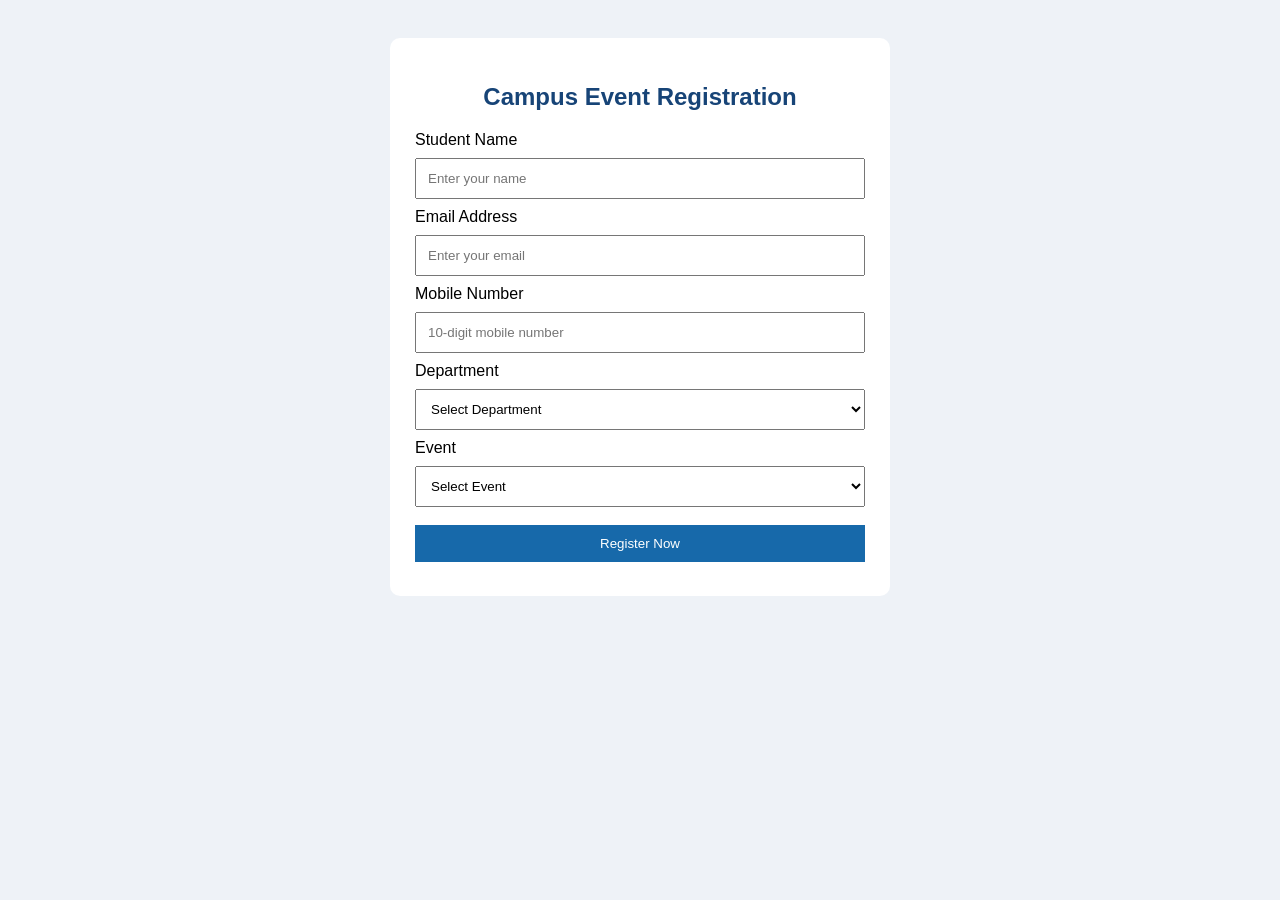
<file: exp10/index.html>
<!DOCTYPE html>
<html>
<head>
    <title>Campus Event Registration</title>
    <style>
        body {
            font-family: Arial;
            background: #eef2f7;
            padding: 30px;
        }
        .container {
            background: white;
            max-width: 450px;
            margin: auto;
            padding: 25px;
            border-radius: 10px;
        }
        h2 { color: #174477; text-align: center; }
        input, select, button {
            width: 100%;
            padding: 11px;
            margin: 9px 0;
            box-sizing: border-box;
        }
        button {
            background: #1769aa;
            color: white;
            border: 0;
            cursor: pointer;
        }
    </style>
</head>
<body>

<div class="container">
    <h2>Campus Event Registration</h2>

    <form action="/server" method="POST">

        <label>Student Name</label>
        <input type="text" name="name"
               placeholder="Enter your name"
               pattern="[A-Za-z ]+" required>

        <label>Email Address</label>
        <input type="email" name="email"
               placeholder="Enter your email" required>

        <label>Mobile Number</label>
        <input type="tel" name="mobile"
               pattern="[0-9]{10}"
               maxlength="10"
               placeholder="10-digit mobile number" required>

        <label>Department</label>
        <select name="department" required>
            <option value="">Select Department</option>
            <option>CSE</option>
            <option>AIML</option>
            <option>IT</option>
            <option>ECE</option>
            <option>EEE</option>
            <option>Mechanical</option>
        </select>

        <label>Event</label>
        <select name="event" required>
            <option value="">Select Event</option>
            <option>Hackathon</option>
            <option>Technical Workshop</option>
            <option>Project Expo</option>
            <option>Web Development Contest</option>
        </select>

        <button type="submit">Register Now</button>
    </form>
</div>

</body>
</html>
</file>
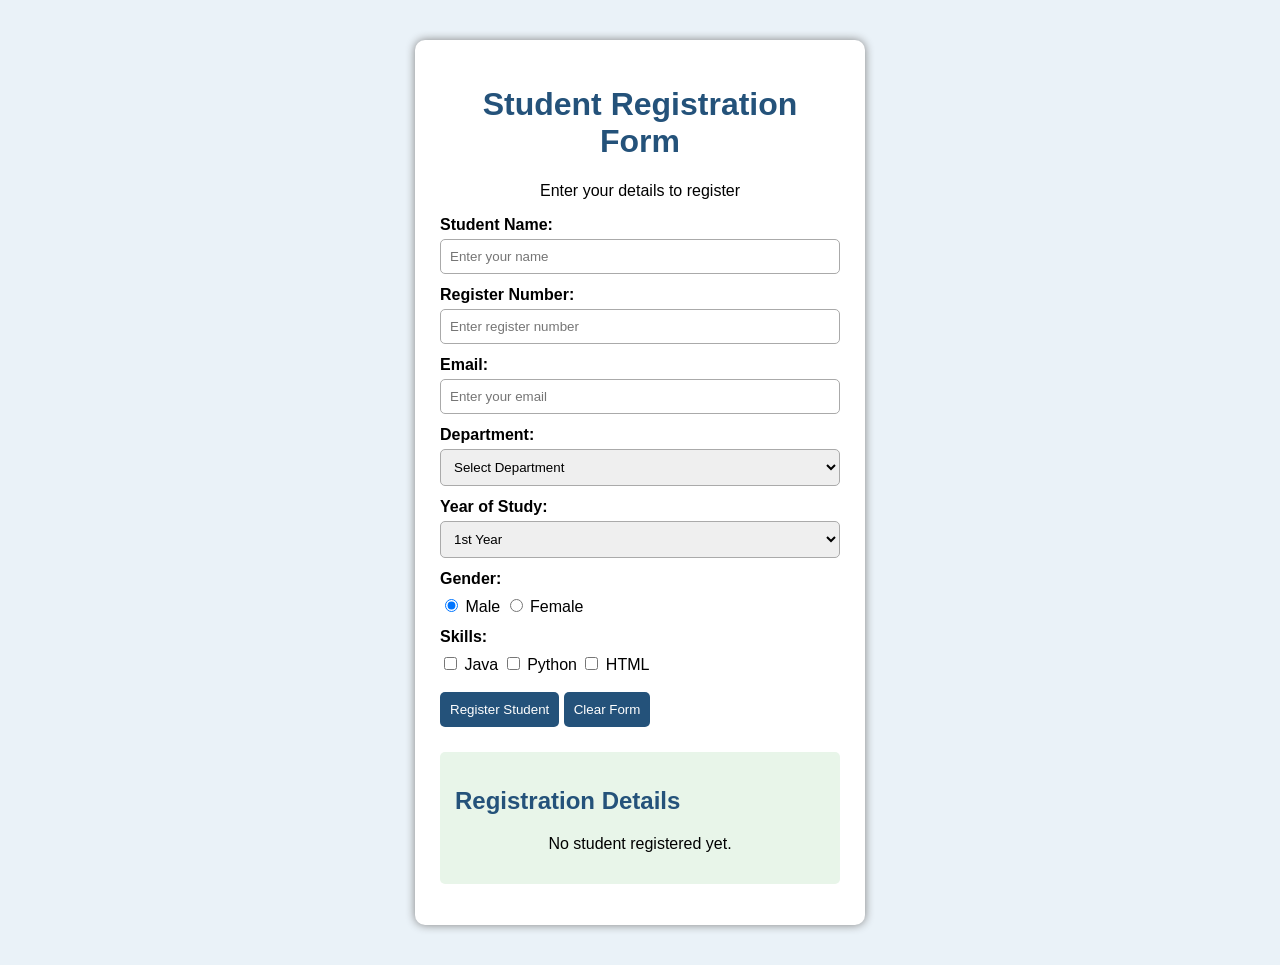
<file: exp5/index.html>
<!DOCTYPE html>
<html>
<head>
    <title>Student Registration Form</title>
    <link rel="stylesheet" href="style.css">
</head>
<body>

    <div class="container">

        <h1>Student Registration Form</h1>
        <p>Enter your details to register</p>

        <form id="studentForm">

            <label>Student Name:</label>
            <input type="text" id="name" placeholder="Enter your name" required>

            <label>Register Number:</label>
            <input type="text" id="regno" placeholder="Enter register number" required>

            <label>Email:</label>
            <input type="email" id="email" placeholder="Enter your email" required>

            <label>Department:</label>
            <select id="department" required>
                <option value="">Select Department</option>
                <option value="CSE">Computer Science</option>
                <option value="AIML">AI and Machine Learning</option>
                <option value="ECE">Electronics</option>
                <option value="IT">Information Technology</option>
            </select>

            <label>Year of Study:</label>
            <select id="year">
                <option value="1st Year">1st Year</option>
                <option value="2nd Year">2nd Year</option>
                <option value="3rd Year">3rd Year</option>
                <option value="4th Year">4th Year</option>
            </select>

            <label>Gender:</label>
            <div class="radio-group">
                <input type="radio" name="gender" value="Male" checked> Male
                <input type="radio" name="gender" value="Female"> Female
            </div>

            <label>Skills:</label>
            <div class="radio-group">
                <input type="checkbox" class="skill" value="Java"> Java
                <input type="checkbox" class="skill" value="Python"> Python
                <input type="checkbox" class="skill" value="HTML"> HTML
            </div>

            <button type="submit" id="submitBtn">Register Student</button>
            <button type="reset" id="resetBtn">Clear Form</button>

        </form>

        <div id="result">
            <h2>Registration Details</h2>
            <p id="output">No student registered yet.</p>
        </div>

        <p id="message"></p>

    </div>

    <script src="script.js"></script>

</body>
</html>
</file>
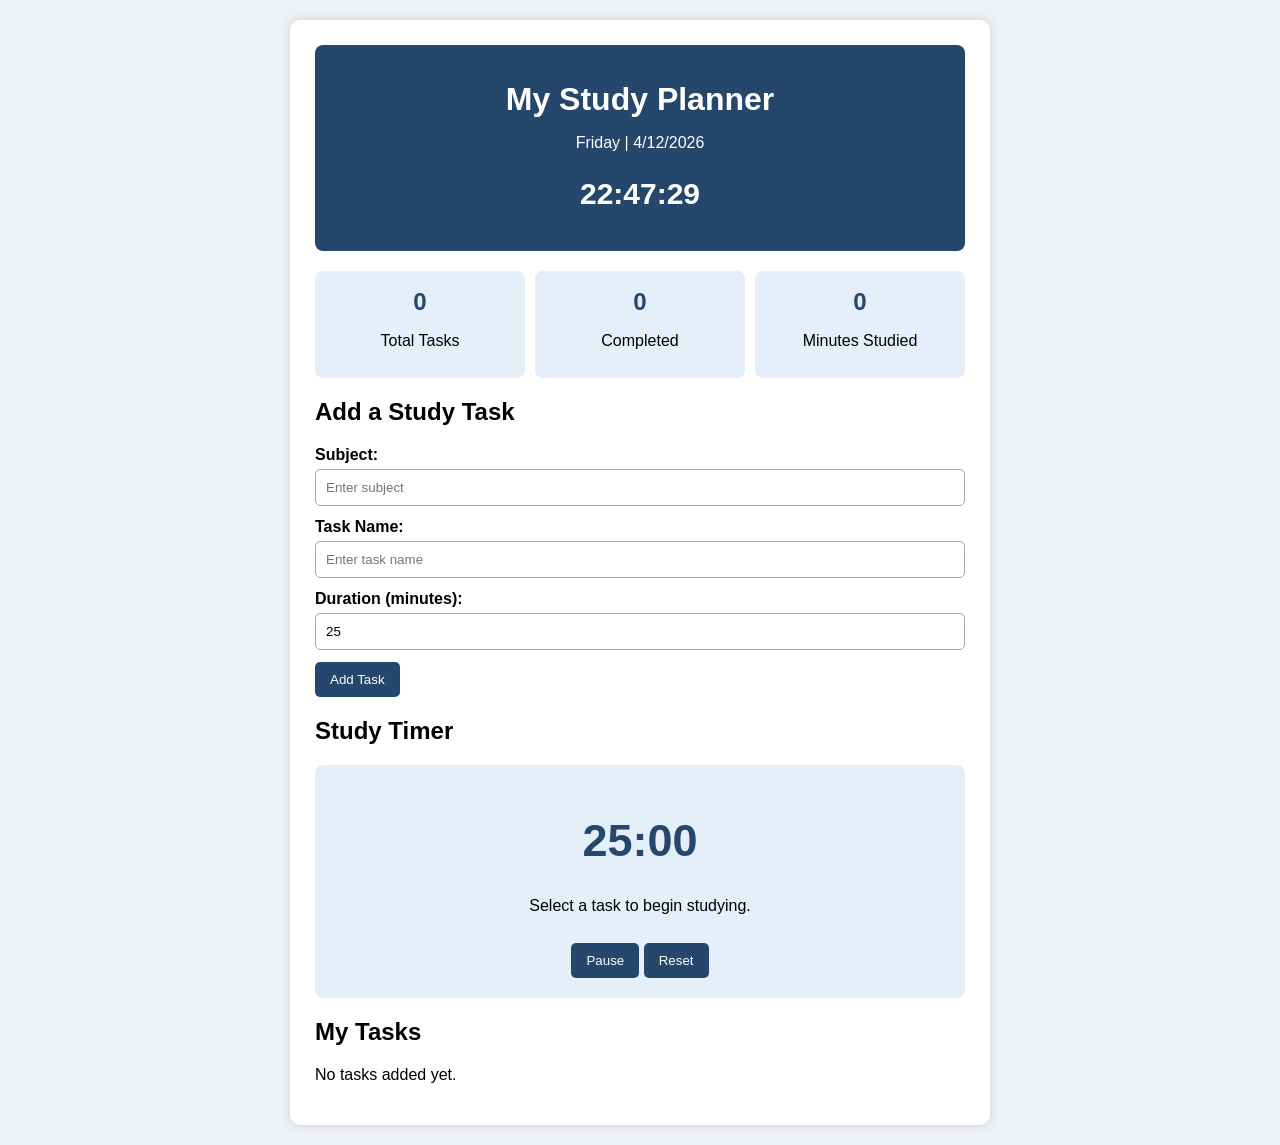
<file: exp6/index.html>
<!DOCTYPE html>
<html>
<head>
    <title>Study Planner</title>
    <link rel="stylesheet" href="style.css">
</head>
<body>

    <div class="container">

        <header>
            <h1>My Study Planner</h1>
            <p id="date"></p>
            <h2 id="clock">00:00:00</h2>
        </header>

        <div class="stats">
            <div class="stat-box">
                <h3 id="totalTasks">0</h3>
                <p>Total Tasks</p>
            </div>

            <div class="stat-box">
                <h3 id="completedTasks">0</h3>
                <p>Completed</p>
            </div>

            <div class="stat-box">
                <h3 id="totalTime">0</h3>
                <p>Minutes Studied</p>
            </div>
        </div>

        <h2>Add a Study Task</h2>

        <form id="taskForm">

            <label>Subject:</label>
            <input type="text" id="subject" placeholder="Enter subject" required>

            <label>Task Name:</label>
            <input type="text" id="taskName" placeholder="Enter task name" required>

            <label>Duration (minutes):</label>
            <input type="number" id="duration" min="1" value="25" required>

            <button type="submit">Add Task</button>

        </form>

        <h2>Study Timer</h2>

        <div class="timer-box">

            <h1 id="timer">25:00</h1>

            <p id="timerStatus">Select a task to begin studying.</p>

            <button type="button" id="pauseBtn">Pause</button>
            <button type="button" id="resetBtn">Reset</button>

        </div>

        <h2>My Tasks</h2>

        <div id="taskList">
            <p>No tasks added yet.</p>
        </div>

        <p id="message"></p>

    </div>

    <script src="script.js"></script>

</body>
</html>
</file>
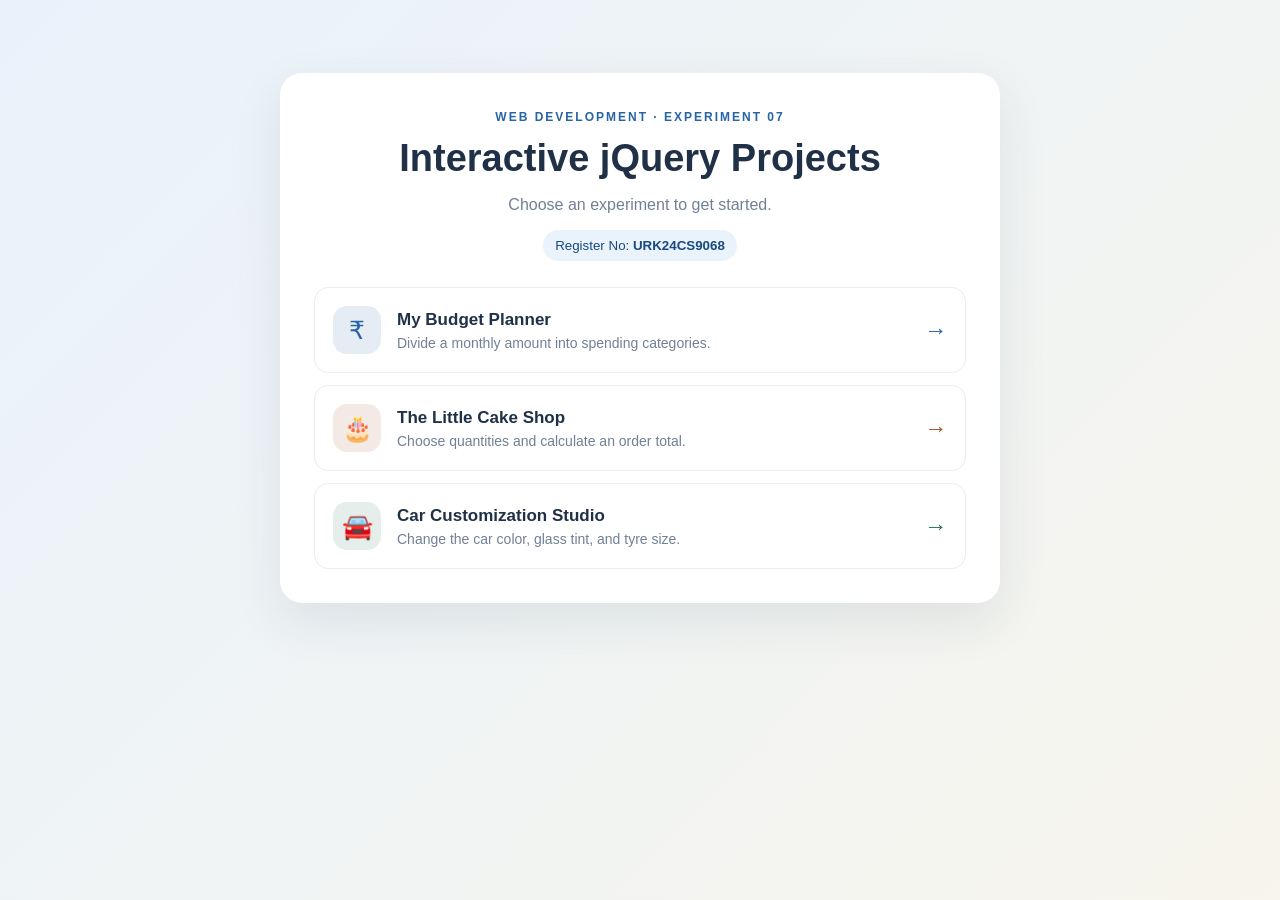
<file: exp7/index.html>
<!DOCTYPE html>
<html lang="en">
<head>
    <meta charset="UTF-8">
    <meta name="viewport" content="width=device-width, initial-scale=1.0">
    <title>Experiment 7 | jQuery Projects</title>
    <link rel="stylesheet" href="style.css">
</head>
<body class="hub-page">
    <main class="hub">
        <header class="hub-header">
            <span class="eyebrow">WEB DEVELOPMENT · EXPERIMENT 07</span>
            <h1>Interactive jQuery Projects</h1>
            <p>Choose an experiment to get started.</p>
            <small>Register No: <strong>URK24CS9068</strong></small>
        </header>

        <section class="project-list" aria-label="Experiments">
            <a class="project-card budget-link" href="budget.html">
                <span class="project-icon" aria-hidden="true">₹</span>
                <span class="project-copy">
                    <strong>My Budget Planner</strong>
                    <span>Divide a monthly amount into spending categories.</span>
                </span>
                <span class="project-arrow" aria-hidden="true">→</span>
            </a>
            <a class="project-card cake-link" href="cake.html">
                <span class="project-icon" aria-hidden="true">🎂</span>
                <span class="project-copy">
                    <strong>The Little Cake Shop</strong>
                    <span>Choose quantities and calculate an order total.</span>
                </span>
                <span class="project-arrow" aria-hidden="true">→</span>
            </a>
            <a class="project-card car-link" href="car.html">
                <span class="project-icon" aria-hidden="true">🚘</span>
                <span class="project-copy">
                    <strong>Car Customization Studio</strong>
                    <span>Change the car color, glass tint, and tyre size.</span>
                </span>
                <span class="project-arrow" aria-hidden="true">→</span>
            </a>
        </section>
    </main>
</body>
</html>
</file>
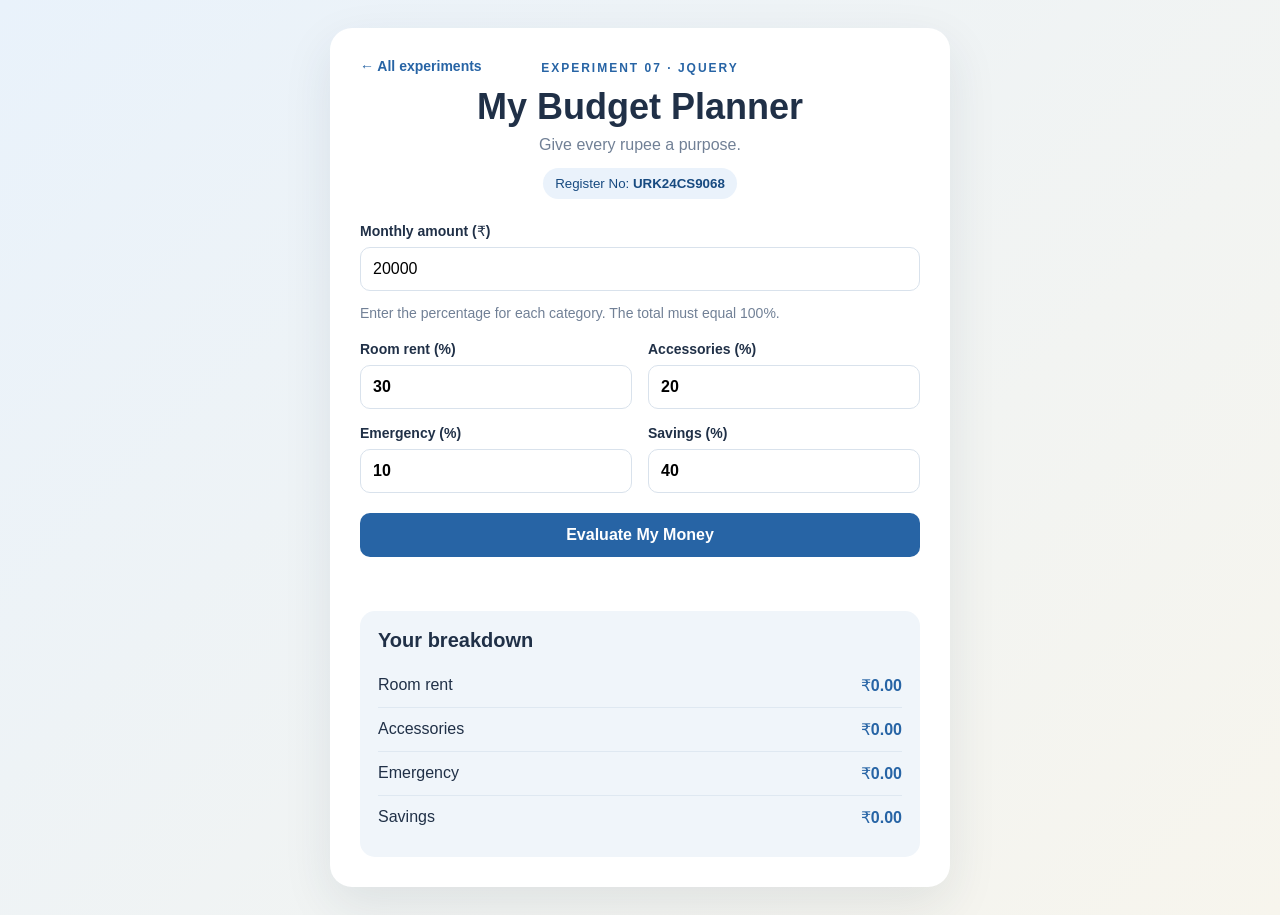
<file: exp7/budget.html>
<!DOCTYPE html>
<html lang="en">
<head>
    <meta charset="UTF-8">
    <meta name="viewport" content="width=device-width, initial-scale=1.0">
    <title>Budget Calculator | Experiment 7</title>
    <link rel="stylesheet" href="style.css">
    <script src="https://ajax.googleapis.com/ajax/libs/jquery/3.7.1/jquery.min.js"></script>
    <script src="script.js" defer></script>
</head>
<body class="budget-page">
    <main class="budget-app">
        <header class="app-header">
            <a class="home-link" href="index.html">← All experiments</a>
            <span class="eyebrow">EXPERIMENT 07 · JQUERY</span>
            <h1>My Budget Planner</h1>
            <p>Give every rupee a purpose.</p>
            <small>Register No: <strong>URK24CS9068</strong></small>
        </header>

        <label for="amount">Monthly amount (₹)</label>
        <input id="amount" type="number" min="0.01" step="any" value="20000">
        <p class="hint">Enter the percentage for each category. The total must equal 100%.</p>

        <div class="fields">
            <label for="rent">Room rent (%)
                <input class="percent" id="rent" type="number" min="0" max="100" step="any" value="30">
            </label>
            <label for="accessories">Accessories (%)
                <input class="percent" id="accessories" type="number" min="0" max="100" step="any" value="20">
            </label>
            <label for="emergency">Emergency (%)
                <input class="percent" id="emergency" type="number" min="0" max="100" step="any" value="10">
            </label>
            <label for="savings">Savings (%)
                <input class="percent" id="savings" type="number" min="0" max="100" step="any" value="40">
            </label>
        </div>

        <button id="evaluate" type="button">Evaluate My Money</button>
        <p id="message" role="status" aria-live="polite"></p>

        <section class="results" aria-labelledby="breakdown-heading">
            <h2 id="breakdown-heading">Your breakdown</h2>
            <div class="result-row"><span>Room rent</span><strong id="rentResult">₹0.00</strong></div>
            <div class="result-row"><span>Accessories</span><strong id="accessoriesResult">₹0.00</strong></div>
            <div class="result-row"><span>Emergency</span><strong id="emergencyResult">₹0.00</strong></div>
            <div class="result-row"><span>Savings</span><strong id="savingsResult">₹0.00</strong></div>
        </section>
    </main>
</body>
</html>
</file>
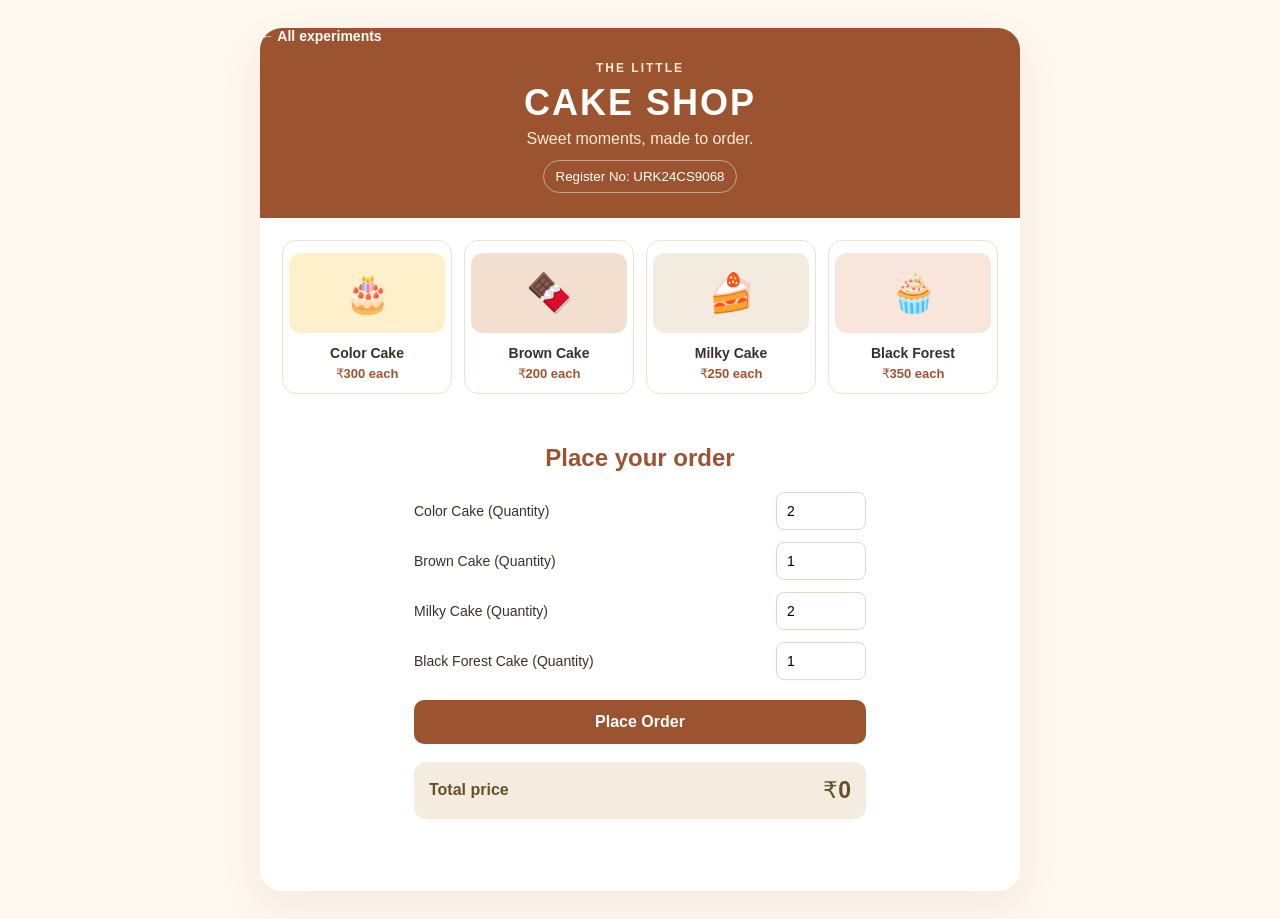
<file: exp7/cake.html>
<!DOCTYPE html>
<html lang="en">
<head>
    <meta charset="UTF-8">
    <meta name="viewport" content="width=device-width, initial-scale=1.0">
    <title>Cake Shop | Experiment 7</title>
    <link rel="stylesheet" href="style.css">
    <script src="https://ajax.googleapis.com/ajax/libs/jquery/3.7.1/jquery.min.js"></script>
    <script src="cake.js" defer></script>
</head>
<body class="cake-page">
    <main class="cake-shop">
        <header class="app-header cake-header">
            <a class="home-link" href="index.html">← All experiments</a>
            <span class="eyebrow">THE LITTLE</span>
            <h1>CAKE SHOP</h1>
            <p>Sweet moments, made to order.</p>
            <small>Register No: URK24CS9068</small>
        </header>

        <section class="cakes" aria-label="Cake menu">
            <article class="cake">
                <div class="cake-art rainbow" aria-hidden="true">🎂</div>
                <h2>Color Cake</h2>
                <p>₹300 each</p>
            </article>
            <article class="cake">
                <div class="cake-art chocolate" aria-hidden="true">🍫</div>
                <h2>Brown Cake</h2>
                <p>₹200 each</p>
            </article>
            <article class="cake">
                <div class="cake-art vanilla" aria-hidden="true">🍰</div>
                <h2>Milky Cake</h2>
                <p>₹250 each</p>
            </article>
            <article class="cake">
                <div class="cake-art berry" aria-hidden="true">🧁</div>
                <h2>Black Forest</h2>
                <p>₹350 each</p>
            </article>
        </section>

        <section class="order" aria-labelledby="order-heading">
            <h2 id="order-heading">Place your order</h2>
            <label for="colorQty">Color Cake (Quantity)
                <input id="colorQty" type="number" min="0" step="1" value="2">
            </label>
            <label for="brownQty">Brown Cake (Quantity)
                <input id="brownQty" type="number" min="0" step="1" value="1">
            </label>
            <label for="milkyQty">Milky Cake (Quantity)
                <input id="milkyQty" type="number" min="0" step="1" value="2">
            </label>
            <label for="blackQty">Black Forest Cake (Quantity)
                <input id="blackQty" type="number" min="0" step="1" value="1">
            </label>
            <button id="placeOrder" type="button">Place Order</button>
            <div class="total"><span>Total price</span><strong id="totalPrice">₹0</strong></div>
            <p id="message" role="status" aria-live="polite"></p>
        </section>
    </main>
</body>
</html>
</file>
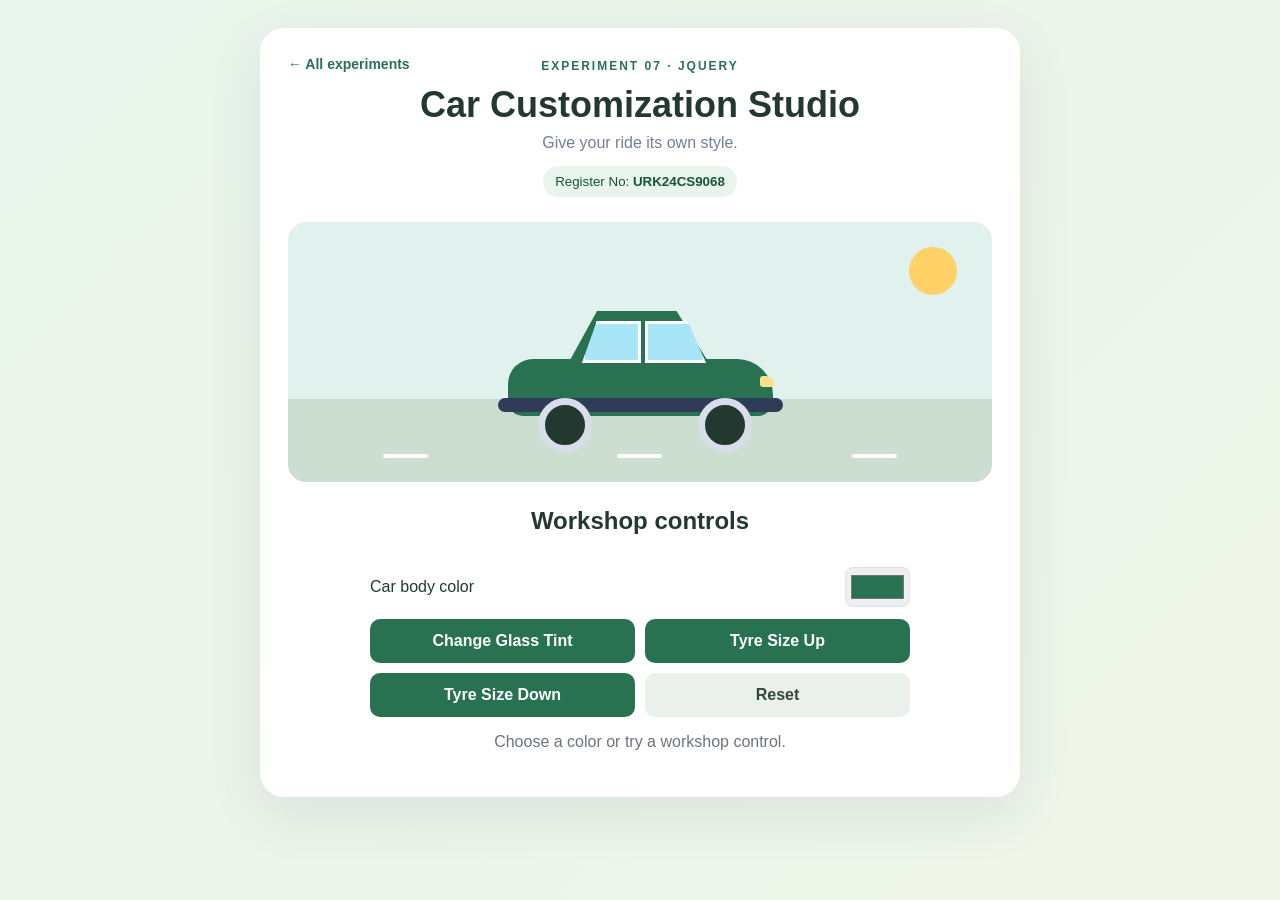
<file: exp7/car.html>
<!DOCTYPE html>
<html lang="en">
<head>
    <meta charset="UTF-8">
    <meta name="viewport" content="width=device-width, initial-scale=1.0">
    <title>Car Workshop | Experiment 7</title>
    <link rel="stylesheet" href="style.css">
    <script src="https://ajax.googleapis.com/ajax/libs/jquery/3.7.1/jquery.min.js"></script>
    <script src="car.js" defer></script>
</head>
<body class="car-page">
    <main class="workshop">
        <header class="app-header">
            <a class="home-link" href="index.html">← All experiments</a>
            <span class="eyebrow">EXPERIMENT 07 · JQUERY</span>
            <h1>Car Customization Studio</h1>
            <p>Give your ride its own style.</p>
            <small>Register No: <strong>URK24CS9068</strong></small>
        </header>

        <section class="garage" aria-label="Car preview">
            <div class="sun"></div>
            <div id="car" class="car">
                <div class="roof"></div>
                <div class="window front-window"></div>
                <div class="window back-window"></div>
                <div class="body"></div>
                <div class="bumper"></div>
                <div class="wheel wheel-left"></div>
                <div class="wheel wheel-right"></div>
                <div class="light"></div>
            </div>
            <div class="road" aria-hidden="true"><span></span><span></span><span></span></div>
        </section>

        <section class="controls" aria-labelledby="controls-heading">
            <h2 id="controls-heading">Workshop controls</h2>
            <div class="control-row">
                <label for="carColor">Car body color</label>
                <input type="color" id="carColor" value="#287252">
            </div>
            <div class="buttons">
                <button id="tint" type="button">Change Glass Tint</button>
                <button id="bigger" type="button">Tyre Size Up</button>
                <button id="smaller" type="button">Tyre Size Down</button>
                <button id="reset" class="secondary" type="button">Reset</button>
            </div>
            <p id="status" role="status" aria-live="polite">Choose a color or try a workshop control.</p>
        </section>
    </main>
</body>
</html>
</file>
<file: exp5/style.css>
body {
    font-family: Arial, sans-serif;
    background-color: #eaf2f8;
    margin: 0;
    padding: 20px;
}

.container {
    background-color: white;
    width: 400px;
    margin: 20px auto;
    padding: 25px;
    border-radius: 10px;
    box-shadow: 0 0 10px gray;
}

h1 {
    text-align: center;
    color: #24527a;
}

h2 {
    color: #24527a;
}

p {
    text-align: center;
}

label {
    display: block;
    margin-top: 12px;
    font-weight: bold;
}

input[type="text"],
input[type="email"],
select {
    width: 100%;
    padding: 9px;
    margin-top: 5px;
    box-sizing: border-box;
    border: 1px solid #aaa;
    border-radius: 5px;
}

.radio-group {
    margin-top: 8px;
}

button {
    padding: 10px;
    margin-top: 18px;
    border: none;
    border-radius: 5px;
    background-color: #24527a;
    color: white;
    cursor: pointer;
}

button:hover {
    background-color: #163b5c;
}

#result {
    margin-top: 25px;
    padding: 15px;
    background-color: #e8f5e9;
    border-radius: 5px;
}

#message {
    color: green;
    font-weight: bold;
}
</file>
<file: exp6/style.css>
body {
    font-family: Arial, sans-serif;
    background-color: #eef2f7;
    margin: 0;
    padding: 20px;
}

.container {
    max-width: 650px;
    margin: auto;
    background: white;
    padding: 25px;
    border-radius: 10px;
    box-shadow: 0 0 10px #ccc;
}

header {
    text-align: center;
    background-color: #24476b;
    color: white;
    padding: 15px;
    border-radius: 8px;
}

header h1 {
    margin-bottom: 5px;
}

#clock {
    font-size: 30px;
}

.stats {
    display: flex;
    justify-content: space-around;
    margin: 20px 0;
    gap: 10px;
}

.stat-box {
    background: #e5eff9;
    text-align: center;
    padding: 12px;
    flex: 1;
    border-radius: 8px;
}

.stat-box h3 {
    color: #24476b;
    font-size: 24px;
    margin: 5px;
}

label {
    display: block;
    margin-top: 12px;
    font-weight: bold;
}

input {
    width: 100%;
    padding: 10px;
    margin-top: 5px;
    box-sizing: border-box;
    border: 1px solid #aaa;
    border-radius: 5px;
}

button {
    background-color: #24476b;
    color: white;
    border: none;
    padding: 10px 15px;
    margin-top: 12px;
    border-radius: 5px;
    cursor: pointer;
}

button:hover {
    background-color: #386b9c;
}

.timer-box {
    text-align: center;
    background: #e5eff9;
    padding: 20px;
    border-radius: 8px;
}

#timer {
    font-size: 45px;
    color: #24476b;
}

.task-card {
    background: #f4f6f8;
    padding: 15px;
    margin-top: 12px;
    border-left: 5px solid #24476b;
    border-radius: 5px;
}

.task-card h3 {
    margin: 5px 0;
}

.task-card p {
    margin: 5px 0;
}

.completed {
    border-left-color: green;
    opacity: 0.7;
}

.completed h3 {
    text-decoration: line-through;
}

#message {
    text-align: center;
    color: green;
    font-weight: bold;
}

@media (max-width: 500px) {
    .stats {
        flex-direction: column;
    }

    .container {
        padding: 15px;
    }
}
</file>
<file: exp7/style.css>
* {
    box-sizing: border-box;
}

:root {
    font-family: Arial, sans-serif;
    color: #203047;
    font-synthesis: none;
    text-rendering: optimizeLegibility;
}

body {
    --accent: #2764a5;
    --accent-dark: #174a80;
    --accent-soft: #eaf2fb;
    --page-background: linear-gradient(135deg, #e9f2fb, #f7f5ed);
    min-height: 100vh;
    margin: 0;
    padding: 28px 16px;
    background: var(--page-background);
}

body.cake-page {
    --accent: #9b542f;
    --accent-dark: #75391f;
    --accent-soft: #fbefe4;
    --page-background: #fff8ef;
    color: #3b3028;
}

body.car-page {
    --accent: #287252;
    --accent-dark: #18543a;
    --accent-soft: #e9f4ed;
    --page-background: linear-gradient(135deg, #e8f4ec, #f0f5e8);
    color: #23392f;
}

button,
input {
    font: inherit;
}

button {
    border: 0;
    border-radius: 10px;
    padding: 13px 15px;
    background: var(--accent);
    color: #fff;
    font-weight: 700;
    cursor: pointer;
    transition: background-color 150ms ease, transform 150ms ease;
}

button:hover {
    background: var(--accent-dark);
    transform: translateY(-1px);
}

button:focus-visible,
a:focus-visible,
input:focus-visible {
    outline: 3px solid #91b9d8;
    outline-offset: 3px;
}

.eyebrow {
    color: var(--accent);
    font-size: 12px;
    font-weight: 700;
    letter-spacing: 2px;
}

.app-header {
    position: relative;
    text-align: center;
    margin-bottom: 24px;
}

.app-header h1 {
    margin: 10px 0 6px;
    font-size: clamp(26px, 5vw, 36px);
}

.app-header p {
    margin: 8px 0 14px;
    color: #718096;
}

.app-header small,
.hub-header small {
    display: inline-block;
    padding: 8px 12px;
    border-radius: 20px;
    background: var(--accent-soft);
    color: var(--accent-dark);
}

.home-link {
    position: absolute;
    top: 0;
    left: 0;
    color: var(--accent);
    font-size: 14px;
    font-weight: 700;
    text-decoration: none;
}

.home-link:hover {
    text-decoration: underline;
}

.hub {
    max-width: 720px;
    margin: 5vh auto;
    padding: 34px;
    border-radius: 22px;
    background: #fff;
    box-shadow: 0 18px 50px #23344d18;
}

.hub-header {
    text-align: center;
    margin-bottom: 26px;
}

.hub-header h1 {
    margin: 12px 0 8px;
    font-size: clamp(26px, 5vw, 38px);
}

.hub-header p {
    color: #718096;
}

.project-list {
    display: grid;
    gap: 12px;
}

.project-card {
    --project-color: #2764a5;
    display: flex;
    align-items: center;
    gap: 16px;
    padding: 18px;
    border: 1px solid #e8edf2;
    border-radius: 14px;
    color: #203047;
    text-decoration: none;
    transition: border-color 150ms ease, box-shadow 150ms ease, transform 150ms ease;
}

.project-card:hover {
    border-color: var(--project-color);
    box-shadow: 0 8px 22px #23344d12;
    transform: translateY(-2px);
}

.cake-link {
    --project-color: #9b542f;
}

.car-link {
    --project-color: #287252;
}

.project-icon {
    display: grid;
    flex: 0 0 48px;
    width: 48px;
    height: 48px;
    place-items: center;
    border-radius: 14px;
    background: color-mix(in srgb, var(--project-color) 12%, white);
    color: var(--project-color);
    font-size: 25px;
    font-weight: 700;
}

.project-copy {
    display: grid;
    flex: 1;
    gap: 5px;
}

.project-copy strong {
    font-size: 17px;
}

.project-copy span {
    color: #718096;
    font-size: 14px;
}

.project-arrow {
    color: var(--project-color);
    font-size: 23px;
}

.budget-app {
    max-width: 620px;
    margin: auto;
    padding: 30px;
    border-radius: 22px;
    background: #fff;
    box-shadow: 0 18px 50px #23344d18;
}

.budget-app > label {
    display: block;
    font-size: 14px;
    font-weight: 700;
}

.budget-app input[type="number"] {
    width: 100%;
    margin-top: 8px;
    padding: 12px;
    border: 1px solid #d9e2ec;
    border-radius: 10px;
    font-size: 16px;
}

.budget-app input:focus {
    border-color: transparent;
}

.hint {
    color: #718096;
    font-size: 14px;
}

.fields {
    display: grid;
    grid-template-columns: repeat(2, minmax(0, 1fr));
    gap: 16px;
    margin: 20px 0;
}

.fields label {
    font-size: 14px;
    font-weight: 700;
}

#evaluate {
    width: 100%;
}

#message {
    min-height: 20px;
    margin: 12px 0;
    font-size: 14px;
}

.results {
    margin-top: 22px;
    padding: 18px;
    border-radius: 15px;
    background: #f0f5fa;
}

.results h2 {
    margin: 0 0 12px;
    font-size: 20px;
}

.result-row {
    display: flex;
    justify-content: space-between;
    padding: 12px 0;
    border-bottom: 1px solid #dfe8f1;
}

.result-row:last-child {
    border: 0;
}

.result-row strong {
    color: var(--accent);
}

.cake-shop {
    max-width: 760px;
    margin: auto;
    overflow: hidden;
    border-radius: 22px;
    background: #fff;
    box-shadow: 0 16px 45px #5a252012;
}

.cake-header {
    margin: 0;
    padding: 30px 16px 25px;
    background: var(--accent);
    color: #fff;
}

.cake-header .home-link {
    color: #fff;
}

.cake-header .eyebrow {
    color: #ffead8;
}

.cake-header h1 {
    margin: 6px 0;
    letter-spacing: 2px;
}

.cake-header p {
    margin: 6px 0 12px;
    color: #ffead8;
}

.cake-header small {
    border: 1px solid #ffffff75;
    background: transparent;
    color: #fff;
}

.cakes {
    display: grid;
    grid-template-columns: repeat(4, minmax(0, 1fr));
    gap: 12px;
    padding: 22px;
}

.cake {
    padding: 12px 6px;
    border: 1px solid #eee1d4;
    border-radius: 14px;
    text-align: center;
}

.cake-art {
    display: grid;
    height: 80px;
    place-items: center;
    border-radius: 12px;
    font-size: 38px;
}

.rainbow {
    background: #fff0cc;
}

.chocolate {
    background: #f2dfd0;
}

.vanilla {
    background: #f3ebdf;
}

.berry {
    background: #f8e5dc;
}

.cake h2 {
    margin: 12px 0 5px;
    font-size: 14px;
}

.cake p {
    margin: 0;
    color: var(--accent);
    font-size: 13px;
    font-weight: 700;
}

.order {
    max-width: 500px;
    margin: auto;
    padding: 8px 24px 28px;
}

.order > h2 {
    color: var(--accent);
    text-align: center;
}

.order label {
    display: flex;
    align-items: center;
    justify-content: space-between;
    gap: 12px;
    margin: 12px 0;
    font-size: 14px;
}

.order input {
    width: 90px;
    padding: 10px;
    border: 1px solid #e7d5c6;
    border-radius: 8px;
}

#placeOrder {
    width: 100%;
    margin-top: 8px;
}

.total {
    display: flex;
    align-items: center;
    justify-content: space-between;
    margin-top: 18px;
    padding: 15px;
    border-radius: 12px;
    background: #f4eddf;
    color: #665027;
    font-weight: 700;
}

.total strong {
    font-size: 23px;
}

.cake-page #message {
    color: var(--accent);
    text-align: center;
}

.workshop {
    max-width: 760px;
    margin: auto;
    padding: 28px;
    border-radius: 24px;
    background: #fff;
    box-shadow: 0 18px 55px #263d6818;
}

.garage {
    position: relative;
    height: 260px;
    margin: 25px 0;
    overflow: hidden;
    border-radius: 18px;
    background: linear-gradient(#e1f1ed 68%, #cbded0 68%);
}

.sun {
    position: absolute;
    top: 25px;
    right: 35px;
    width: 48px;
    height: 48px;
    border-radius: 50%;
    background: #ffd166;
}

.car {
    position: absolute;
    bottom: 45px;
    left: 50%;
    width: 300px;
    height: 130px;
    transform: translateX(-50%);
}

.roof,
.car .body {
    position: absolute;
    background: #287252;
}

.roof {
    top: 4px;
    left: 74px;
    width: 150px;
    height: 60px;
    clip-path: polygon(22% 0, 75% 0, 100% 100%, 0 100%);
}

.car .body {
    top: 52px;
    left: 18px;
    width: 265px;
    height: 57px;
    border-radius: 25px 36px 15px 15px;
}

.window {
    position: absolute;
    z-index: 2;
    top: 14px;
    height: 42px;
    border: 3px solid #fff;
    background: #a8e5f7;
}

.front-window {
    left: 155px;
    width: 61px;
    clip-path: polygon(0 0, 70% 0, 100% 100%, 0 100%);
}

.back-window {
    left: 92px;
    width: 59px;
    clip-path: polygon(25% 0, 100% 0, 100% 100%, 0 100%);
}

.bumper {
    position: absolute;
    z-index: 3;
    top: 91px;
    left: 8px;
    width: 285px;
    height: 14px;
    border-radius: 8px;
    background: #303b57;
}

.wheel {
    position: absolute;
    z-index: 4;
    top: 91px;
    width: 54px;
    height: 54px;
    border: 7px solid #d7deea;
    border-radius: 50%;
    background: #23392f;
}

.wheel-left {
    left: 48px;
}

.wheel-right {
    right: 38px;
}

.light {
    position: absolute;
    z-index: 4;
    top: 69px;
    right: 16px;
    width: 14px;
    height: 11px;
    border-radius: 3px 8px 3px 3px;
    background: #ffe08a;
}

.road {
    position: absolute;
    bottom: 24px;
    display: flex;
    width: 100%;
    justify-content: space-around;
}

.road span {
    width: 45px;
    height: 4px;
    border-radius: 4px;
    background: #fff;
}

.controls {
    max-width: 540px;
    margin: auto;
}

.controls h2 {
    text-align: center;
}

.control-row {
    display: flex;
    align-items: center;
    justify-content: space-between;
    padding: 12px 0;
}

input[type="color"] {
    width: 65px;
    height: 40px;
    padding: 3px;
    border: 1px solid #dce2ee;
    border-radius: 8px;
    cursor: pointer;
}

.buttons {
    display: grid;
    grid-template-columns: repeat(2, 1fr);
    gap: 10px;
}

.buttons .secondary {
    background: #eaf0eb;
    color: #33483c;
}

.buttons .secondary:hover {
    background: #dbe7dc;
}

#status {
    min-height: 20px;
    color: #6b7280;
    text-align: center;
}

@media (max-width: 560px) {
    .cakes {
        grid-template-columns: repeat(2, minmax(0, 1fr));
        padding: 14px;
    }

    .order {
        padding: 8px 18px 24px;
    }

    .order label {
        align-items: flex-start;
    }
}

@media (max-width: 480px) {
    body {
        padding: 18px 12px;
    }

    .hub,
    .budget-app {
        padding: 22px 18px;
    }

    .home-link {
        position: static;
        display: block;
        margin-bottom: 18px;
        text-align: left;
    }

    .fields,
    .buttons {
        grid-template-columns: 1fr;
    }

    .workshop {
        padding: 20px 14px;
    }

    .garage {
        height: 230px;
    }

    .car {
        transform: translateX(-50%) scale(.82);
    }
}
</file>
